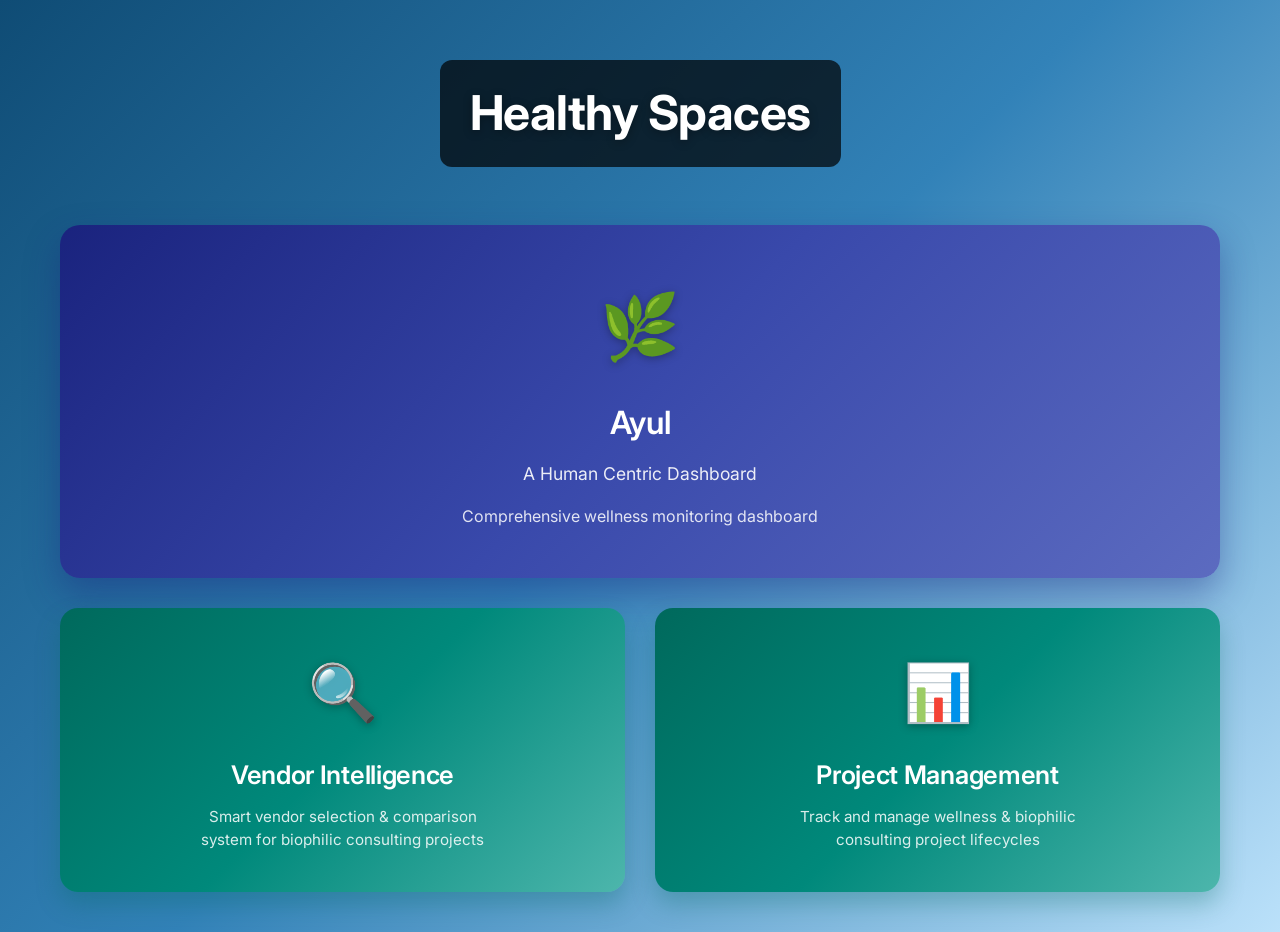
<file: templates/index.html>
<!DOCTYPE html>
<html lang="en">
<head>
    <meta charset="UTF-8">
    <meta name="viewport" content="width=device-width, initial-scale=1.0">
    <title>Healthy Spaces – A Biophilic-Tech Advisory</title>
    <link href="https://fonts.googleapis.com/css2?family=Inter:wght@300;400;500;600;700&display=swap" rel="stylesheet">
    <style>
        * {
            margin: 0;
            padding: 0;
            box-sizing: border-box;
        }
        
        body {
            font-family: 'Inter', 'Segoe UI', Tahoma, Geneva, Verdana, sans-serif;
            background: linear-gradient(135deg, #0f4c75 0%, #3282b8 50%, #bbe1fa 100%);
            margin: 0;
            padding: 20px;
            min-height: 100vh;
            line-height: 1.6;
        }
        
        .main-container {
            max-width: 1200px;
            margin: 0 auto;
            padding: 20px;
        }
        
        /* Header Section */
        .header-section {
            text-align: center;
            margin-bottom: 30px;
            padding: 20px 0;
        }
        
        .main-title {
            color: #ffffff;
            font-size: 3rem;
            font-weight: 700;
            margin-bottom: 8px;
            letter-spacing: -0.5px;
            text-shadow: 0 2px 10px rgba(0, 0, 0, 0.3);
            background: rgba(0, 0, 0, 0.7);
            padding: 15px 30px;
            border-radius: 12px;
            display: inline-block;
        }
        
        .main-subtitle {
            color: rgba(255, 255, 255, 0.95);
            font-size: 1.2rem;
            font-weight: 400;
            opacity: 0.9;
            background: rgba(0, 0, 0, 0.6);
            padding: 10px 20px;
            border-radius: 8px;
            display: inline-block;
            margin-top: 10px;
        }
        
        /* Card Container */
        .cards-container {
            display: flex;
            flex-direction: column;
            gap: 30px;
        }
        
        /* Primary Ayul Card - Full Width */
        .primary-card {
            background: linear-gradient(135deg, #1a237e, #3949ab, #5c6bc0);
            color: white;
            padding: 50px 40px;
            border-radius: 20px;
            text-decoration: none;
            transition: all 0.3s ease;
            box-shadow: 0 15px 35px rgba(26, 35, 126, 0.4);
            display: flex;
            flex-direction: column;
            align-items: center;
            text-align: center;
            position: relative;
            overflow: hidden;
        }
        
        .primary-card::before {
            content: '';
            position: absolute;
            top: 0;
            left: 0;
            right: 0;
            bottom: 0;
            background: linear-gradient(135deg, transparent 0%, rgba(255, 255, 255, 0.1) 50%, transparent 100%);
            opacity: 0;
            transition: opacity 0.3s ease;
        }
        
        .primary-card:hover {
            transform: scale(1.02);
            box-shadow: 0 20px 50px rgba(26, 35, 126, 0.6);
        }
        
        .primary-card:hover::before {
            opacity: 1;
        }
        
        /* Secondary Cards Container */
        .secondary-cards {
            display: grid;
            grid-template-columns: 1fr 1fr;
            gap: 30px;
        }
        
        .secondary-card {
            background: linear-gradient(135deg, #00695c, #00897b, #4db6ac);
            color: white;
            padding: 40px 30px;
            border-radius: 18px;
            text-decoration: none;
            transition: all 0.25s ease;
            box-shadow: 0 12px 25px rgba(0, 105, 92, 0.3);
            display: flex;
            flex-direction: column;
            align-items: center;
            text-align: center;
            position: relative;
            overflow: hidden;
        }
        
        .secondary-card::before {
            content: '';
            position: absolute;
            top: 0;
            left: 0;
            right: 0;
            bottom: 0;
            background: linear-gradient(135deg, transparent 0%, rgba(255, 255, 255, 0.15) 50%, transparent 100%);
            opacity: 0;
            transition: opacity 0.3s ease;
        }
        
        .secondary-card:hover {
            transform: scale(1.03);
            box-shadow: 0 18px 40px rgba(0, 105, 92, 0.5);
        }
        
        .secondary-card:hover::before {
            opacity: 1;
        }
        
        /* Card Content Styling */
        .card-icon {
            font-size: 4rem;
            margin-bottom: 20px;
            filter: drop-shadow(0 2px 4px rgba(0, 0, 0, 0.3));
        }
        
        .secondary-card .card-icon {
            font-size: 3.5rem;
            margin-bottom: 18px;
        }
        
        .card-title {
            font-size: 2rem;
            font-weight: 600;
            margin-bottom: 12px;
            letter-spacing: -0.3px;
        }
        
        .secondary-card .card-title {
            font-size: 1.6rem;
            margin-bottom: 10px;
        }
        
        .card-subtitle {
            font-size: 1.1rem;
            font-weight: 400;
            margin-bottom: 15px;
            opacity: 0.9;
        }
        
        .card-description {
            font-size: 1rem;
            opacity: 0.85;
            line-height: 1.5;
            max-width: 400px;
        }
        
        .secondary-card .card-description {
            font-size: 0.95rem;
            max-width: 300px;
        }
        
        /* Responsive Design */
        @media (max-width: 768px) {
            .main-title {
                font-size: 2.2rem;
            }
            
            .main-subtitle {
                font-size: 1rem;
            }
            
            .secondary-cards {
                grid-template-columns: 1fr;
            }
            
            .primary-card {
                padding: 40px 30px;
            }
            
            .secondary-card {
                padding: 35px 25px;
            }
            
            .card-title {
                font-size: 1.7rem;
            }
            
            .secondary-card .card-title {
                font-size: 1.4rem;
            }
        }
        
        @media (max-width: 480px) {
            .main-container {
                padding: 10px;
            }
            
            .header-section {
                padding: 20px 15px;
                margin-bottom: 30px;
            }
            
            .main-title {
                font-size: 1.8rem;
            }
            
            .cards-container {
                gap: 20px;
            }
            
            .primary-card {
                padding: 30px 20px;
            }
            
            .secondary-card {
                padding: 30px 20px;
            }
        }
    </style>
</head>
<body>
    <div class="main-container">
        <!-- Header Section -->
        <div class="header-section">
            <h1 class="main-title">Healthy Spaces</h1>
        </div>
        
        <div class="cards-container">
            <!-- Primary Ayul Card -->
            <a href="/well-dashboard" class="primary-card">
                <div class="card-icon">🌿</div>
                <div class="card-title">Ayul</div>
                <div class="card-subtitle">A Human Centric Dashboard</div>
                <div class="card-description">
                    Comprehensive wellness monitoring dashboard
                </div>
            </a>
            
            <!-- Secondary Cards -->
            <div class="secondary-cards">
                <a href="/vendor-intelligence" class="secondary-card">
                    <div class="card-icon">🔍</div>
                    <div class="card-title">Vendor Intelligence</div>
                    <div class="card-description">
                        Smart vendor selection & comparison system for biophilic consulting projects
                    </div>
                </a>
                
                <a href="/project-management" class="secondary-card">
                    <div class="card-icon">📊</div>
                    <div class="card-title">Project Management</div>
                    <div class="card-description">
                        Track and manage wellness & biophilic consulting project lifecycles
                    </div>
                </a>
            </div>
        </div>
    </div>
</body>
</html>
</file>
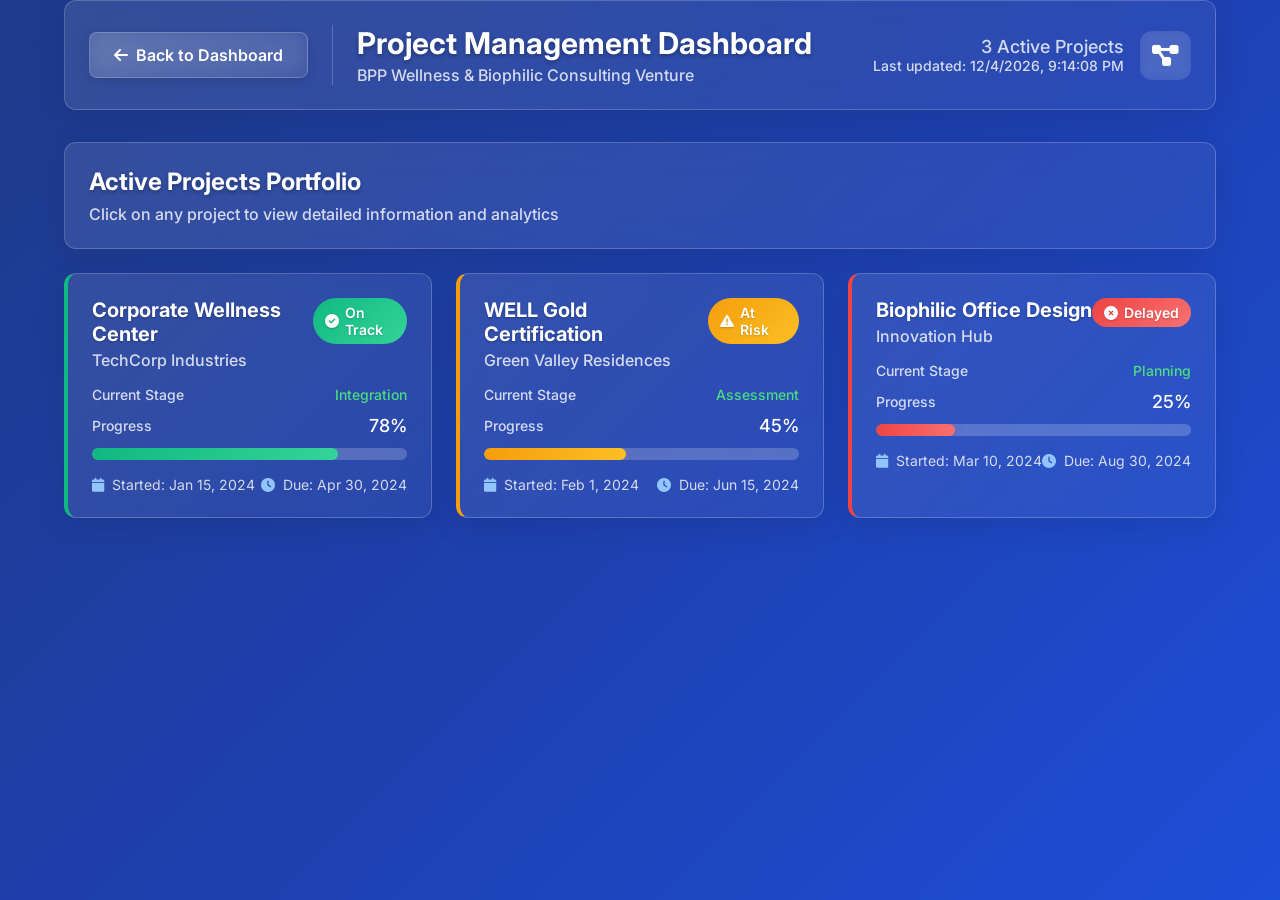
<file: templates/project_management.html>
<!DOCTYPE html>
<html lang="en">
<head>
    <meta charset="UTF-8">
    <meta name="viewport" content="width=device-width, initial-scale=1.0">
    <title>Project Management - Ayul Dashboard</title>
    
    <!-- Google Fonts - Inter -->
    <link href="https://fonts.googleapis.com/css2?family=Inter:wght@400;500;600;700;800&display=swap" rel="stylesheet">
    
    <!-- Font Awesome -->
    <link href="https://cdnjs.cloudflare.com/ajax/libs/font-awesome/6.4.0/css/all.min.css" rel="stylesheet">
    
    <style>
        /* Complete CSS Reset and Base Styles - Based on Working Ayul Dashboard */
        
        * {
            margin: 0;
            padding: 0;
            box-sizing: border-box;
        }
        
        html, body {
            height: 100%;
            background: linear-gradient(135deg, #1e3a8a 0%, #1e40af 50%, #1d4ed8 100%);
            font-family: 'Inter', -apple-system, BlinkMacSystemFont, 'Segoe UI', sans-serif;
            color: white;
            overflow-x: hidden;
        }
        
        /* Container */
        .container {
            width: 100%;
            max-width: 1200px;
            margin: 0 auto;
            padding: 0 1.5rem;
        }
        
        /* Header Styling */
        .professional-header {
            background: linear-gradient(135deg, rgba(255, 255, 255, 0.1) 0%, rgba(255, 255, 255, 0.05) 100%);
            backdrop-filter: blur(15px);
            border: 1px solid rgba(255, 255, 255, 0.2);
            box-shadow: 0 8px 32px rgba(0, 0, 0, 0.1);
            padding: 1.5rem;
            margin-bottom: 2rem;
            border-radius: 0.75rem;
        }
        
        .professional-header h1 {
            font-size: 1.875rem;
            font-weight: 700;
            color: white;
            text-shadow: 0 2px 4px rgba(0, 0, 0, 0.3);
            margin-bottom: 0.25rem;
        }
        
        .professional-header p {
            color: rgba(255, 255, 255, 0.8);
            font-weight: 500;
        }
        
        /* Button Styling */
        .professional-button {
            background: linear-gradient(135deg, rgba(255, 255, 255, 0.15) 0%, rgba(255, 255, 255, 0.05) 100%);
            border: 1px solid rgba(255, 255, 255, 0.2);
            backdrop-filter: blur(10px);
            color: white;
            padding: 0.75rem 1.5rem;
            border-radius: 0.5rem;
            font-weight: 600;
            text-decoration: none;
            transition: all 0.3s ease;
            box-shadow: 0 4px 12px rgba(0, 0, 0, 0.1);
            display: inline-flex;
            align-items: center;
            gap: 0.5rem;
        }
        
        .professional-button:hover {
            background: linear-gradient(135deg, rgba(255, 255, 255, 0.2) 0%, rgba(255, 255, 255, 0.1) 100%);
            transform: translateY(-2px);
            box-shadow: 0 6px 20px rgba(0, 0, 0, 0.15);
            color: white;
            text-decoration: none;
        }
        
        /* Panel Styling */
        .professional-panel {
            background: linear-gradient(135deg, rgba(255, 255, 255, 0.1) 0%, rgba(255, 255, 255, 0.05) 100%);
            backdrop-filter: blur(15px);
            border: 1px solid rgba(255, 255, 255, 0.2);
            box-shadow: 0 8px 32px rgba(0, 0, 0, 0.1);
            border-radius: 0.75rem;
            padding: 1.5rem;
        }
        
        .professional-panel h2 {
            font-size: 1.5rem;
            font-weight: 700;
            color: white;
            text-shadow: 0 2px 4px rgba(0, 0, 0, 0.3);
            margin-bottom: 0.5rem;
        }
        
        .professional-panel p {
            color: rgba(255, 255, 255, 0.8);
            font-weight: 500;
        }
        
        /* Grid System */
        .grid {
            display: grid;
            gap: 1.5rem;
        }
        
        .grid-cols-1 {
            grid-template-columns: repeat(1, 1fr);
        }
        
        @media (min-width: 768px) {
            .grid-cols-2 {
                grid-template-columns: repeat(2, 1fr);
            }
        }
        
        @media (min-width: 1024px) {
            .grid-cols-3 {
                grid-template-columns: repeat(3, 1fr);
            }
        }
        
        /* Project Card Styling */
        .project-card {
            background: linear-gradient(135deg, rgba(255, 255, 255, 0.1) 0%, rgba(255, 255, 255, 0.05) 100%);
            backdrop-filter: blur(15px);
            border: 1px solid rgba(255, 255, 255, 0.2);
            box-shadow: 0 8px 32px rgba(0, 0, 0, 0.1);
            border-radius: 0.75rem;
            padding: 1.5rem;
            cursor: pointer;
            transition: all 0.3s ease;
            position: relative;
            overflow: hidden;
        }
        
        .project-card:hover {
            transform: translateY(-4px);
            box-shadow: 0 12px 40px rgba(0, 0, 0, 0.15);
            background: linear-gradient(135deg, rgba(255, 255, 255, 0.15) 0%, rgba(255, 255, 255, 0.08) 100%);
        }
        
        .project-card h3 {
            font-size: 1.25rem;
            font-weight: 700;
            color: white;
            text-shadow: 0 1px 2px rgba(0, 0, 0, 0.3);
            margin-bottom: 0.25rem;
        }
        
        .project-card p {
            color: rgba(255, 255, 255, 0.8);
            font-weight: 500;
        }
        
        /* Status Indicators */
        .status-on-track {
            background: linear-gradient(135deg, #10b981, #34d399);
            color: white;
            padding: 0.375rem 0.75rem;
            font-size: 0.875rem;
            font-weight: 600;
            border-radius: 9999px;
            text-shadow: 0 1px 2px rgba(0, 0, 0, 0.2);
            display: inline-flex;
            align-items: center;
            gap: 0.375rem;
        }
        
        .status-at-risk {
            background: linear-gradient(135deg, #f59e0b, #fbbf24);
            color: white;
            padding: 0.375rem 0.75rem;
            font-size: 0.875rem;
            font-weight: 600;
            border-radius: 9999px;
            text-shadow: 0 1px 2px rgba(0, 0, 0, 0.2);
            display: inline-flex;
            align-items: center;
            gap: 0.375rem;
        }
        
        .status-delayed {
            background: linear-gradient(135deg, #ef4444, #f87171);
            color: white;
            padding: 0.375rem 0.75rem;
            font-size: 0.875rem;
            font-weight: 600;
            border-radius: 9999px;
            text-shadow: 0 1px 2px rgba(0, 0, 0, 0.2);
            display: inline-flex;
            align-items: center;
            gap: 0.375rem;
        }
        
        /* Progress Bars */
        .progress-container {
            background: rgba(255, 255, 255, 0.2);
            border-radius: 9999px;
            height: 0.75rem;
            overflow: hidden;
            margin-top: 0.75rem;
        }
        
        .progress-bar {
            height: 100%;
            border-radius: 9999px;
            transition: width 0.6s ease;
            position: relative;
        }
        
        .progress-green {
            background: linear-gradient(90deg, #10b981, #34d399);
            box-shadow: 0 2px 8px rgba(16, 185, 129, 0.3);
        }
        
        .progress-amber {
            background: linear-gradient(90deg, #f59e0b, #fbbf24);
            box-shadow: 0 2px 8px rgba(245, 158, 11, 0.3);
        }
        
        .progress-red {
            background: linear-gradient(90deg, #ef4444, #f87171);
            box-shadow: 0 2px 8px rgba(239, 68, 68, 0.3);
        }
        
        /* Utility Classes */
        .flex {
            display: flex;
        }
        
        .items-center {
            align-items: center;
        }
        
        .items-start {
            align-items: flex-start;
        }
        
        .justify-between {
            justify-content: space-between;
        }
        
        .space-x-2 > * + * {
            margin-left: 0.5rem;
        }
        
        .space-x-4 > * + * {
            margin-left: 1rem;
        }
        
        .space-x-6 > * + * {
            margin-left: 1.5rem;
        }
        
        .mb-1 { margin-bottom: 0.25rem; }
        .mb-2 { margin-bottom: 0.5rem; }
        .mb-3 { margin-bottom: 0.75rem; }
        .mb-4 { margin-bottom: 1rem; }
        .mb-6 { margin-bottom: 1.5rem; }
        .mb-8 { margin-bottom: 2rem; }
        
        .text-sm { font-size: 0.875rem; }
        .text-lg { font-size: 1.125rem; }
        .text-xl { font-size: 1.25rem; }
        .text-2xl { font-size: 1.5rem; }
        .text-3xl { font-size: 1.875rem; }
        
        .font-medium { font-weight: 500; }
        .font-semibold { font-weight: 600; }
        .font-bold { font-weight: 700; }
        
        .text-right { text-align: right; }
        
        .border-l {
            border-left-width: 1px;
            border-left-style: solid;
            border-left-color: rgba(255, 255, 255, 0.2);
        }
        
        .border-l-4 {
            border-left-width: 4px !important;
            border-left-style: solid;
        }
        
        .pl-6 {
            padding-left: 1.5rem;
        }
        
        .icon-container {
            background: rgba(255, 255, 255, 0.1);
            padding: 0.75rem;
            border-radius: 0.75rem;
            backdrop-filter: blur(4px);
        }
        
        .project-stats {
            display: flex;
            justify-content: space-between;
            align-items: center;
            margin-bottom: 0.75rem;
            font-size: 0.875rem;
            color: rgba(255, 255, 255, 0.8);
        }
        
        .project-stats span {
            font-weight: 500;
        }
        
        .stage-badge {
            color: #4ade80;
            font-weight: 600;
        }
        
        .progress-text {
            color: white;
            font-weight: 700;
            font-size: 1.125rem;
        }
        
        /* Color classes for icons */
        .text-green-400 { color: #4ade80; }
        .text-blue-300 { color: #93c5fd; }
        
        /* Hover animations */
        .project-card, .professional-button, .professional-panel {
            animation: fadeIn 0.6s ease-out;
        }
        
        @keyframes fadeIn {
            from {
                opacity: 0;
                transform: translateY(20px);
            }
            to {
                opacity: 1;
                transform: translateY(0);
            }
        }
    </style>
</head>
<body>

    <!-- Professional Header -->
    <div class="container">
        <header class="professional-header">
            <div class="flex items-center justify-between">
                <div class="flex items-center space-x-6">
                    <a href="/" class="professional-button">
                        <i class="fas fa-arrow-left"></i>
                        <span>Back to Dashboard</span>
                    </a>
                    <div class="border-l pl-6">
                        <h1>Project Management Dashboard</h1>
                        <p>BPP Wellness & Biophilic Consulting Venture</p>
                    </div>
                </div>
                <div class="flex items-center space-x-4">
                    <div class="text-right">
                        <p class="text-lg font-bold">3 Active Projects</p>
                        <p class="text-sm" style="color: rgba(255, 255, 255, 0.8);">Last updated: <span id="last-updated">Just now</span></p>
                    </div>
                    <div class="icon-container">
                        <i class="fas fa-project-diagram text-2xl"></i>
                    </div>
                </div>
            </div>
        </header>

        <!-- Professional Project Portfolio Overview -->
        <section class="mb-8">
            <div class="professional-panel mb-6">
                <h2>Active Projects Portfolio</h2>
                <p>Click on any project to view detailed information and analytics</p>
            </div>
            
            <div class="grid grid-cols-1 grid-cols-2 grid-cols-3">
                
                <!-- Project Card 1 -->
                <div class="project-card border-l-4" style="border-left-color: #10b981;" data-project="1">
                    <div class="flex items-start justify-between mb-4">
                        <div>
                            <h3>Corporate Wellness Center</h3>
                            <p>TechCorp Industries</p>
                        </div>
                        <span class="status-on-track">
                            <i class="fas fa-check-circle"></i>
                            On Track
                        </span>
                    </div>
                    
                    <div class="mb-4">
                        <div class="project-stats">
                            <span>Current Stage</span>
                            <span class="stage-badge">Integration</span>
                        </div>
                        <div class="project-stats">
                            <span>Progress</span>
                            <span class="progress-text">78%</span>
                        </div>
                        <div class="progress-container">
                            <div class="progress-bar progress-green" style="width: 78%"></div>
                        </div>
                    </div>
                    
                    <div class="flex items-center justify-between text-sm" style="color: rgba(255, 255, 255, 0.8);">
                        <span><i class="fas fa-calendar text-blue-300" style="margin-right: 0.5rem;"></i>Started: Jan 15, 2024</span>
                        <span><i class="fas fa-clock text-blue-300" style="margin-right: 0.5rem;"></i>Due: Apr 30, 2024</span>
                    </div>
                </div>
                
                <!-- Project Card 2 -->
                <div class="project-card border-l-4" style="border-left-color: #f59e0b;" data-project="2">
                    <div class="flex items-start justify-between mb-4">
                        <div>
                            <h3>WELL Gold Certification</h3>
                            <p>Green Valley Residences</p>
                        </div>
                        <span class="status-at-risk">
                            <i class="fas fa-exclamation-triangle"></i>
                            At Risk
                        </span>
                    </div>
                    
                    <div class="mb-4">
                        <div class="project-stats">
                            <span>Current Stage</span>
                            <span class="stage-badge">Assessment</span>
                        </div>
                        <div class="project-stats">
                            <span>Progress</span>
                            <span class="progress-text">45%</span>
                        </div>
                        <div class="progress-container">
                            <div class="progress-bar progress-amber" style="width: 45%"></div>
                        </div>
                    </div>
                    
                    <div class="flex items-center justify-between text-sm" style="color: rgba(255, 255, 255, 0.8);">
                        <span><i class="fas fa-calendar text-blue-300" style="margin-right: 0.5rem;"></i>Started: Feb 1, 2024</span>
                        <span><i class="fas fa-clock text-blue-300" style="margin-right: 0.5rem;"></i>Due: Jun 15, 2024</span>
                    </div>
                </div>
                
                <!-- Project Card 3 -->
                <div class="project-card border-l-4" style="border-left-color: #ef4444;" data-project="3">
                    <div class="flex items-start justify-between mb-4">
                        <div>
                            <h3>Biophilic Office Design</h3>
                            <p>Innovation Hub</p>
                        </div>
                        <span class="status-delayed">
                            <i class="fas fa-times-circle"></i>
                            Delayed
                        </span>
                    </div>
                    
                    <div class="mb-4">
                        <div class="project-stats">
                            <span>Current Stage</span>
                            <span class="stage-badge">Planning</span>
                        </div>
                        <div class="project-stats">
                            <span>Progress</span>
                            <span class="progress-text">25%</span>
                        </div>
                        <div class="progress-container">
                            <div class="progress-bar progress-red" style="width: 25%"></div>
                        </div>
                    </div>
                    
                    <div class="flex items-center justify-between text-sm" style="color: rgba(255, 255, 255, 0.8);">
                        <span><i class="fas fa-calendar text-blue-300" style="margin-right: 0.5rem;"></i>Started: Mar 10, 2024</span>
                        <span><i class="fas fa-clock text-blue-300" style="margin-right: 0.5rem;"></i>Due: Aug 30, 2024</span>
                    </div>
                </div>
                
            </div>
        </section>
    </div>

    <script>
        // Update timestamp
        document.getElementById('last-updated').textContent = new Date().toLocaleString();
        
        // Add click handlers for project cards
        document.querySelectorAll('.project-card').forEach(card => {
            card.addEventListener('click', function() {
                const projectId = this.getAttribute('data-project');
                console.log('Navigating to project:', projectId);
                // Redirect to project detail page
                window.location.href = `/project/${projectId}`;
            });
        });
    </script>
</body>
</html>
</file>
